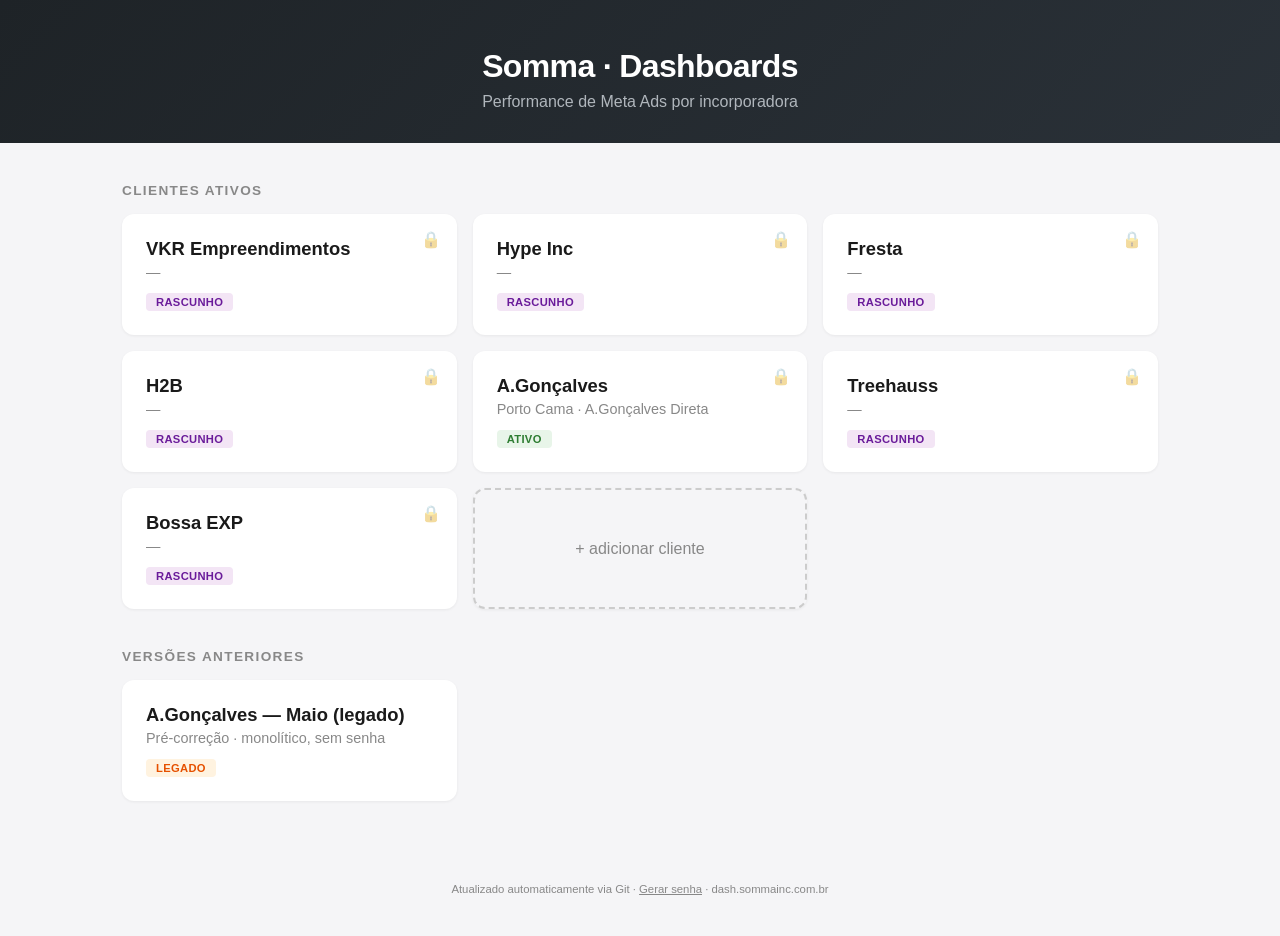
<file: index.html>
<!DOCTYPE html>
<html lang="pt-BR">
<head>
  <meta charset="UTF-8">
  <meta name="viewport" content="width=device-width, initial-scale=1.0">
  <title>Somma · Dashboards</title>
  <style>
    * { box-sizing: border-box; }
    body {
      font-family: -apple-system, BlinkMacSystemFont, "Segoe UI", Roboto, sans-serif;
      margin: 0;
      padding: 0;
      background: #f5f5f7;
      color: #1a1a1a;
    }
    header {
      padding: 3rem 2rem 2rem;
      text-align: center;
      background: linear-gradient(135deg, #1e2327 0%, #2a3138 100%);
      color: #fff;
    }
    header h1 {
      margin: 0 0 .5rem;
      font-size: 2rem;
      letter-spacing: -.02em;
      font-weight: 700;
    }
    header p { margin: 0; color: #b0b6bc; }

    main {
      max-width: 1100px;
      margin: 0 auto;
      padding: 2.5rem 2rem;
    }
    .section-title {
      font-size: .85rem;
      text-transform: uppercase;
      letter-spacing: .1em;
      color: #888;
      margin: 0 0 1rem;
      font-weight: 600;
    }
    .section-title:not(:first-of-type) { margin-top: 2.5rem; }

    .grid {
      display: grid;
      grid-template-columns: repeat(auto-fill, minmax(280px, 1fr));
      gap: 1rem;
    }
    .card {
      display: block;
      background: #fff;
      padding: 1.5rem;
      border-radius: 12px;
      box-shadow: 0 1px 3px rgba(0,0,0,0.06);
      text-decoration: none;
      color: inherit;
      transition: transform .15s, box-shadow .15s;
      position: relative;
    }
    .card:hover {
      transform: translateY(-2px);
      box-shadow: 0 8px 20px rgba(0,0,0,0.1);
    }
    .card .lock-badge {
      position: absolute;
      top: 1rem;
      right: 1rem;
      font-size: 1rem;
      opacity: .4;
    }
    .card .nome    { font-size: 1.15rem; font-weight: 600; margin-bottom: .25rem; }
    .card .periodo { color: #888; font-size: .9rem; margin-bottom: .75rem; }
    .card .tag {
      display: inline-block;
      padding: 3px 10px;
      border-radius: 4px;
      font-size: .7rem;
      font-weight: 600;
      letter-spacing: .03em;
      text-transform: uppercase;
    }
    .tag-ativo  { background: #e8f5e9; color: #2e7d32; }
    .tag-legado { background: #fff3e0; color: #e65100; }
    .tag-rascunho { background: #f3e5f5; color: #6a1b9a; }

    .card-add {
      display: flex;
      align-items: center;
      justify-content: center;
      border: 2px dashed #ccc;
      background: transparent;
      color: #888;
      min-height: 110px;
      font-weight: 500;
    }
    .card-add:hover { border-color: #1a1a1a; color: #1a1a1a; }

    footer {
      text-align: center;
      padding: 2.5rem 2rem;
      color: #888;
      font-size: .85rem;
    }
    footer a { color: #888; }
  </style>
</head>
<body>
  <header>
    <h1>Somma · Dashboards</h1>
    <p>Performance de Meta Ads por incorporadora</p>
  </header>

  <main>
    <h2 class="section-title">Clientes ativos</h2>
    <div class="grid">

      <a class="card" href="./vkr/">
        <span class="lock-badge" title="Protegido por senha">🔒</span>
        <div class="nome">VKR Empreendimentos</div>
        <div class="periodo">—</div>
        <span class="tag tag-rascunho">rascunho</span>
      </a>

      <a class="card" href="./hype/">
        <span class="lock-badge" title="Protegido por senha">🔒</span>
        <div class="nome">Hype Inc</div>
        <div class="periodo">—</div>
        <span class="tag tag-rascunho">rascunho</span>
      </a>

      <a class="card" href="./fresta/">
        <span class="lock-badge" title="Protegido por senha">🔒</span>
        <div class="nome">Fresta</div>
        <div class="periodo">—</div>
        <span class="tag tag-rascunho">rascunho</span>
      </a>

      <a class="card" href="./h2b/">
        <span class="lock-badge" title="Protegido por senha">🔒</span>
        <div class="nome">H2B</div>
        <div class="periodo">—</div>
        <span class="tag tag-rascunho">rascunho</span>
      </a>

      <a class="card" href="./agoncalves/">
        <span class="lock-badge" title="Protegido por senha">🔒</span>
        <div class="nome">A.Gonçalves</div>
        <div class="periodo">Porto Cama · A.Gonçalves Direta</div>
        <span class="tag tag-ativo">ativo</span>
      </a>

      <a class="card" href="./treehauss/">
        <span class="lock-badge" title="Protegido por senha">🔒</span>
        <div class="nome">Treehauss</div>
        <div class="periodo">—</div>
        <span class="tag tag-rascunho">rascunho</span>
      </a>

      <a class="card" href="./bossa/">
        <span class="lock-badge" title="Protegido por senha">🔒</span>
        <div class="nome">Bossa EXP</div>
        <div class="periodo">—</div>
        <span class="tag tag-rascunho">rascunho</span>
      </a>

      <div class="card card-add">+ adicionar cliente</div>

    </div>

    <h2 class="section-title">Versões anteriores</h2>
    <div class="grid">
      <a class="card" href="./dashboard_agoncalves_maio1.html">
        <div class="nome">A.Gonçalves — Maio (legado)</div>
        <div class="periodo">Pré-correção · monolítico, sem senha</div>
        <span class="tag tag-legado">legado</span>
      </a>
    </div>
  </main>

  <footer>
    <small>
      Atualizado automaticamente via Git ·
      <a href="./gerar-senha.html">Gerar senha</a> ·
      <span>dash.sommainc.com.br</span>
    </small>
  </footer>
</body>
</html>
</file>
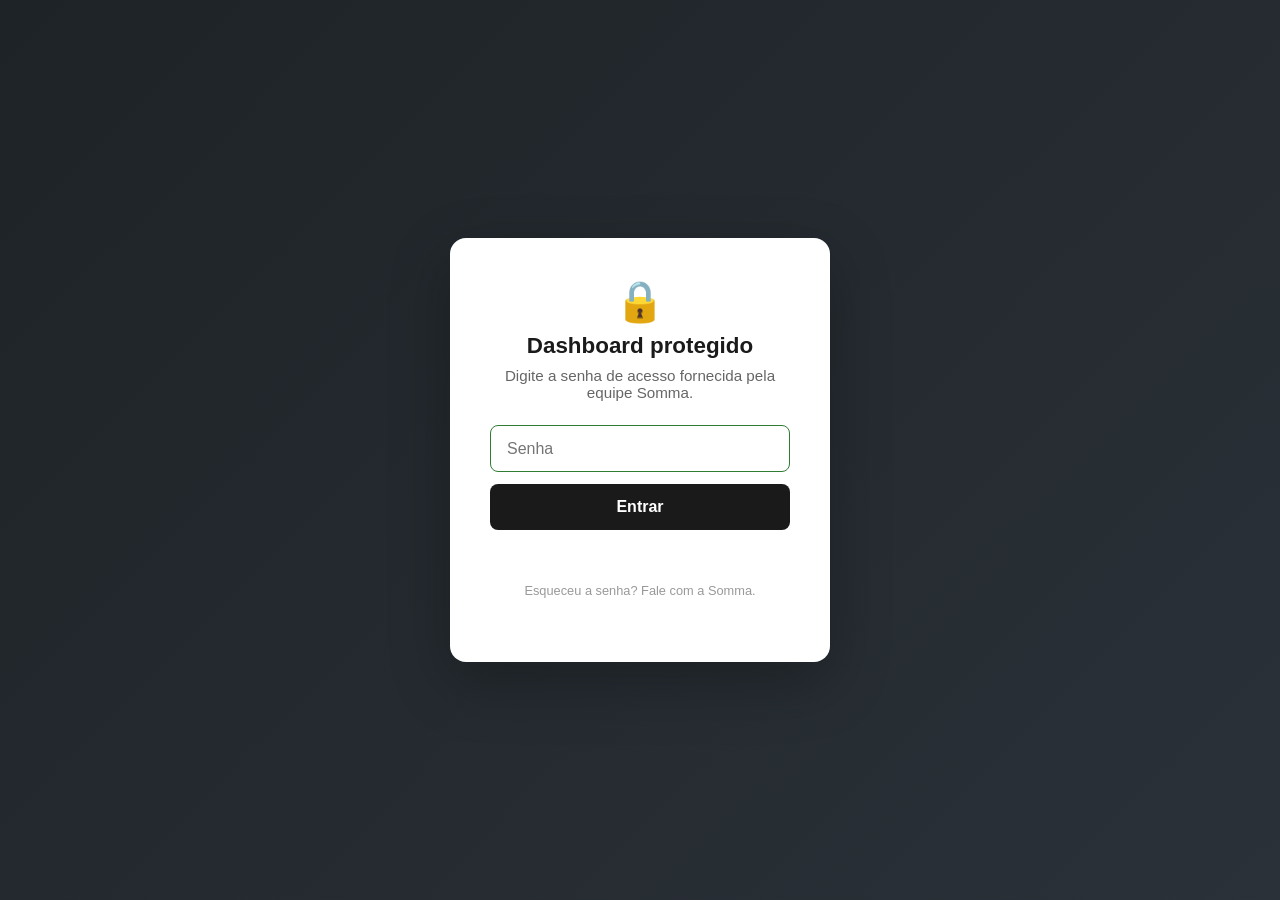
<file: agoncalves/index.html>
<!--
  Dashboard A.Gonçalves — pasta /agoncalves/
  Protegido por senha (hash SHA-256 abaixo).
  Para mudar a senha: abra /gerar-senha.html, gere o hash e substitua o valor abaixo.
-->
<!DOCTYPE html>
<html lang="pt-BR">
<head>
  <meta charset="UTF-8">
  <meta name="viewport" content="width=device-width, initial-scale=1.0">

  <!-- Identificação do cliente (usado pelo gate pra sessionStorage) -->
  <meta name="dashboard-client-id" content="agoncalves">

  <!-- SENHA do cliente. Hash SHA-256 da senha real.
       Substitua o valor abaixo pelo hash gerado em /gerar-senha.html.
       Hash placeholder — TROCAR antes de publicar. -->
  <meta name="dashboard-password-hash" content="SUBSTITUA-AQUI-PELO-HASH-GERADO-EM-GERAR-SENHA-HTML">

  <title>Dashboard — A.Gonçalves</title>

  <!-- Gate CSS carregado primeiro pra evitar flash de conteúdo -->
  <link rel="stylesheet" href="../template/gate.css">
  <link rel="stylesheet" href="../template/dashboard.css">
</head>
<body>
  <header class="dashboard-header">
    <h1 id="cliente-titulo">Dashboard de Meta Ads</h1>
    <div class="periodo" id="periodo-selector"></div>
  </header>

  <main>
    <section id="kpis-gerais" class="kpis-row"></section>

    <section id="painel-campanhas" class="painel">
      <h2>Campanhas</h2>
      <div class="campanhas-header">
        <span id="campanhas-ativas-badge"></span>
        <span id="campanhas-inativas-badge"></span>
      </div>
      <div id="campanhas-grid" class="produtos-grid"></div>
    </section>

    <section id="painel-leads" class="painel">
      <h2>Leads por produto</h2>
      <div id="leads-grid"></div>
    </section>

    <section id="painel-custo" class="painel">
      <h2>Custo por lead</h2>
      <div id="custo-grid"></div>
    </section>
  </main>

  <footer>
    <small>
      Template versão <span id="template-version"></span> ·
      Cliente: <span id="cliente-nome">A.Gonçalves</span> ·
      Atualizado em <span id="data-updated"></span>
    </small>
  </footer>

  <!-- Gate roda primeiro — esconde conteúdo até senha correta -->
  <script src="../template/gate.js"></script>

  <!-- Depois carrega configs e dashboard -->
  <script src="../template/config.default.js"></script>
  <script src="../template/dashboard.js"></script>
</body>
</html>
</file>
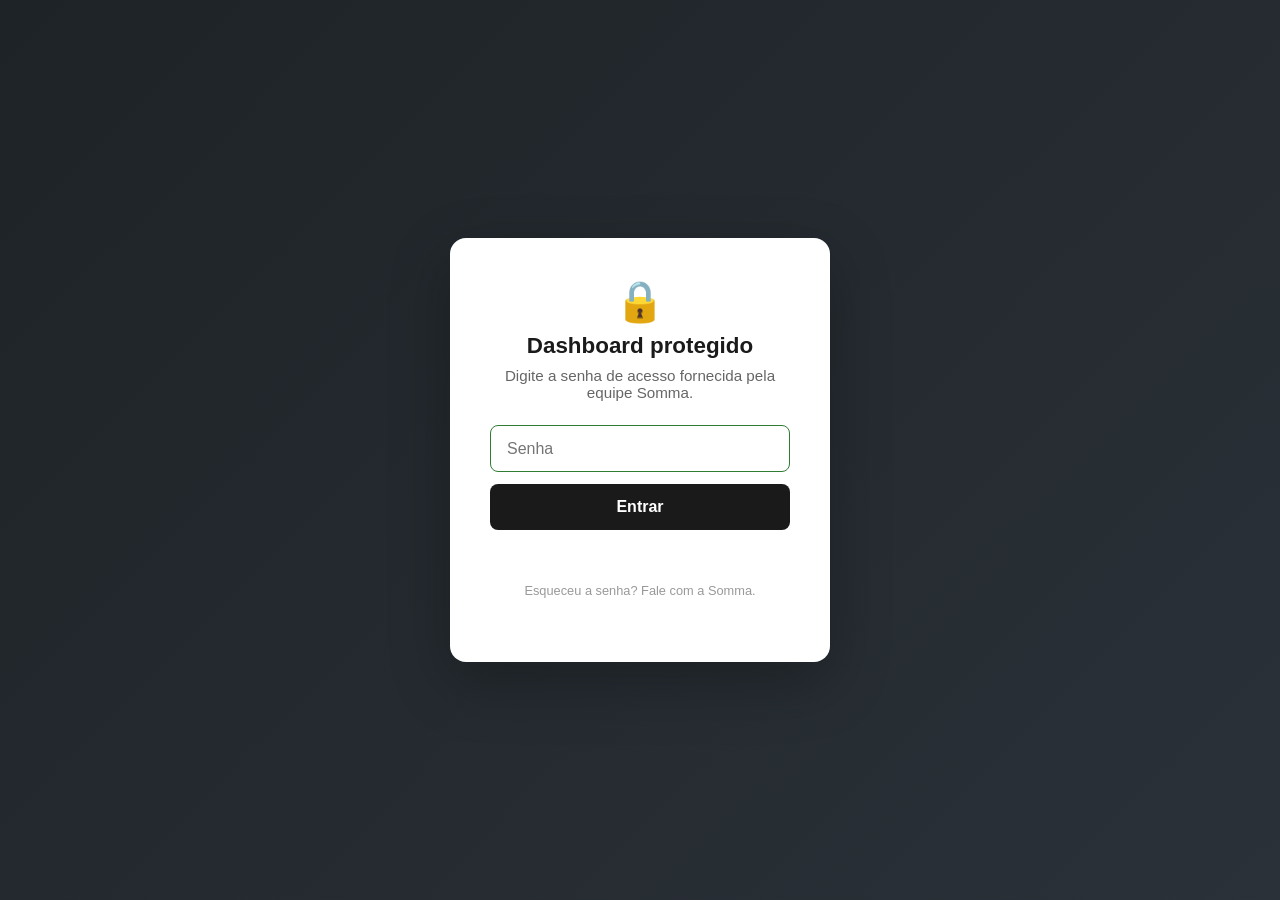
<file: bossa/index.html>
<!--
  Dashboard A.Gonçalves — pasta /agoncalves/
  Protegido por senha (hash SHA-256 abaixo).
  Para mudar a senha: abra /gerar-senha.html, gere o hash e substitua o valor abaixo.
-->
<!DOCTYPE html>
<html lang="pt-BR">
<head>
  <meta charset="UTF-8">
  <meta name="viewport" content="width=device-width, initial-scale=1.0">

  <!-- Identificação do cliente (usado pelo gate pra sessionStorage) -->
  <meta name="dashboard-client-id" content="bossa">

  <!-- SENHA do cliente. Hash SHA-256 da senha real.
       Substitua o valor abaixo pelo hash gerado em /gerar-senha.html.
       Hash placeholder — TROCAR antes de publicar. -->
  <meta name="dashboard-password-hash" content="8f83ed7f08ba5b43de821855ba479b0e55dcff030f8cc8d48acaa7a8485d4f06">

  <title>Dashboard — Bossa EXP</title>

  <!-- Gate CSS carregado primeiro pra evitar flash de conteúdo -->
  <link rel="stylesheet" href="../template/gate.css">
  <link rel="stylesheet" href="../template/dashboard.css">
</head>
<body>
  <header class="dashboard-header">
    <h1 id="cliente-titulo">Dashboard de Meta Ads</h1>
    <div class="periodo" id="periodo-selector"></div>
  </header>

  <main>
    <section id="kpis-gerais" class="kpis-row"></section>

    <section id="painel-campanhas" class="painel">
      <h2>Campanhas</h2>
      <div class="campanhas-header">
        <span id="campanhas-ativas-badge"></span>
        <span id="campanhas-inativas-badge"></span>
      </div>
      <div id="campanhas-grid" class="produtos-grid"></div>
    </section>

    <section id="painel-leads" class="painel">
      <h2>Leads por produto</h2>
      <div id="leads-grid"></div>
    </section>

    <section id="painel-custo" class="painel">
      <h2>Custo por lead</h2>
      <div id="custo-grid"></div>
    </section>
  </main>

  <footer>
    <small>
      Template versão <span id="template-version"></span> ·
      Cliente: <span id="cliente-nome">Bossa EXP</span> ·
      Atualizado em <span id="data-updated"></span>
    </small>
  </footer>

  <!-- Gate roda primeiro — esconde conteúdo até senha correta -->
  <script src="../template/gate.js"></script>

  <!-- Depois carrega configs e dashboard -->
  <script src="../template/config.default.js"></script>
  <script src="../template/dashboard.js"></script>
</body>
</html>
</file>
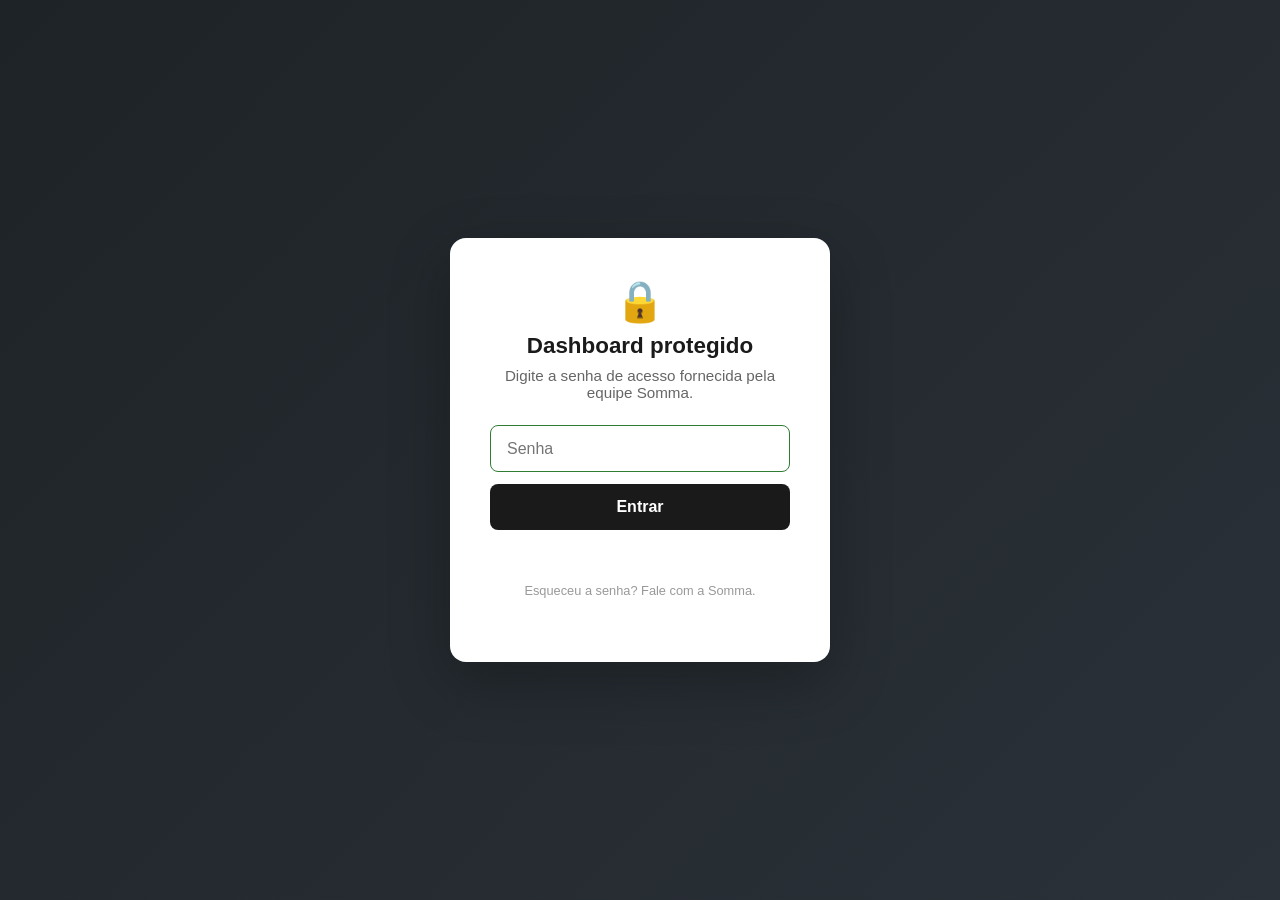
<file: fresta/index.html>
<!--
  Dashboard A.Gonçalves — pasta /agoncalves/
  Protegido por senha (hash SHA-256 abaixo).
  Para mudar a senha: abra /gerar-senha.html, gere o hash e substitua o valor abaixo.
-->
<!DOCTYPE html>
<html lang="pt-BR">
<head>
  <meta charset="UTF-8">
  <meta name="viewport" content="width=device-width, initial-scale=1.0">

  <!-- Identificação do cliente (usado pelo gate pra sessionStorage) -->
  <meta name="dashboard-client-id" content="fresta">

  <!-- SENHA do cliente. Hash SHA-256 da senha real.
       Substitua o valor abaixo pelo hash gerado em /gerar-senha.html.
       Hash placeholder — TROCAR antes de publicar. -->
  <meta name="dashboard-password-hash" content="8f83ed7f08ba5b43de821855ba479b0e55dcff030f8cc8d48acaa7a8485d4f06">

  <title>Dashboard — Fresta</title>

  <!-- Gate CSS carregado primeiro pra evitar flash de conteúdo -->
  <link rel="stylesheet" href="../template/gate.css">
  <link rel="stylesheet" href="../template/dashboard.css">
</head>
<body>
  <header class="dashboard-header">
    <h1 id="cliente-titulo">Dashboard de Meta Ads</h1>
    <div class="periodo" id="periodo-selector"></div>
  </header>

  <main>
    <section id="kpis-gerais" class="kpis-row"></section>

    <section id="painel-campanhas" class="painel">
      <h2>Campanhas</h2>
      <div class="campanhas-header">
        <span id="campanhas-ativas-badge"></span>
        <span id="campanhas-inativas-badge"></span>
      </div>
      <div id="campanhas-grid" class="produtos-grid"></div>
    </section>

    <section id="painel-leads" class="painel">
      <h2>Leads por produto</h2>
      <div id="leads-grid"></div>
    </section>

    <section id="painel-custo" class="painel">
      <h2>Custo por lead</h2>
      <div id="custo-grid"></div>
    </section>
  </main>

  <footer>
    <small>
      Template versão <span id="template-version"></span> ·
      Cliente: <span id="cliente-nome">Fresta</span> ·
      Atualizado em <span id="data-updated"></span>
    </small>
  </footer>

  <!-- Gate roda primeiro — esconde conteúdo até senha correta -->
  <script src="../template/gate.js"></script>

  <!-- Depois carrega configs e dashboard -->
  <script src="../template/config.default.js"></script>
  <script src="../template/dashboard.js"></script>
</body>
</html>
</file>
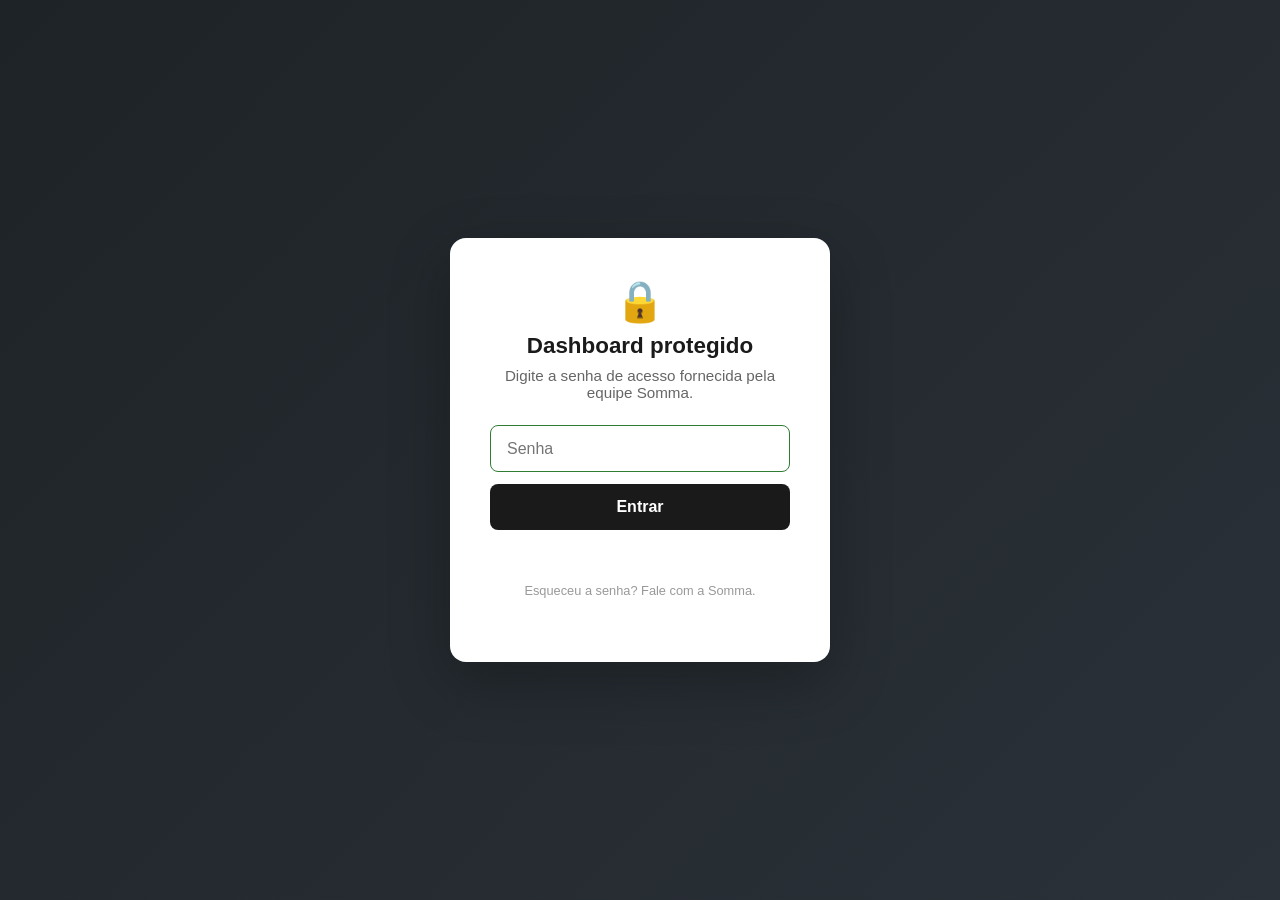
<file: h2b/index.html>
<!--
  Dashboard A.Gonçalves — pasta /agoncalves/
  Protegido por senha (hash SHA-256 abaixo).
  Para mudar a senha: abra /gerar-senha.html, gere o hash e substitua o valor abaixo.
-->
<!DOCTYPE html>
<html lang="pt-BR">
<head>
  <meta charset="UTF-8">
  <meta name="viewport" content="width=device-width, initial-scale=1.0">

  <!-- Identificação do cliente (usado pelo gate pra sessionStorage) -->
  <meta name="dashboard-client-id" content="h2b">

  <!-- SENHA do cliente. Hash SHA-256 da senha real.
       Substitua o valor abaixo pelo hash gerado em /gerar-senha.html.
       Hash placeholder — TROCAR antes de publicar. -->
  <meta name="dashboard-password-hash" content="8f83ed7f08ba5b43de821855ba479b0e55dcff030f8cc8d48acaa7a8485d4f06">

  <title>Dashboard — H2B</title>

  <!-- Gate CSS carregado primeiro pra evitar flash de conteúdo -->
  <link rel="stylesheet" href="../template/gate.css">
  <link rel="stylesheet" href="../template/dashboard.css">
</head>
<body>
  <header class="dashboard-header">
    <h1 id="cliente-titulo">Dashboard de Meta Ads</h1>
    <div class="periodo" id="periodo-selector"></div>
  </header>

  <main>
    <section id="kpis-gerais" class="kpis-row"></section>

    <section id="painel-campanhas" class="painel">
      <h2>Campanhas</h2>
      <div class="campanhas-header">
        <span id="campanhas-ativas-badge"></span>
        <span id="campanhas-inativas-badge"></span>
      </div>
      <div id="campanhas-grid" class="produtos-grid"></div>
    </section>

    <section id="painel-leads" class="painel">
      <h2>Leads por produto</h2>
      <div id="leads-grid"></div>
    </section>

    <section id="painel-custo" class="painel">
      <h2>Custo por lead</h2>
      <div id="custo-grid"></div>
    </section>
  </main>

  <footer>
    <small>
      Template versão <span id="template-version"></span> ·
      Cliente: <span id="cliente-nome">H2B</span> ·
      Atualizado em <span id="data-updated"></span>
    </small>
  </footer>

  <!-- Gate roda primeiro — esconde conteúdo até senha correta -->
  <script src="../template/gate.js"></script>

  <!-- Depois carrega configs e dashboard -->
  <script src="../template/config.default.js"></script>
  <script src="../template/dashboard.js"></script>
</body>
</html>
</file>
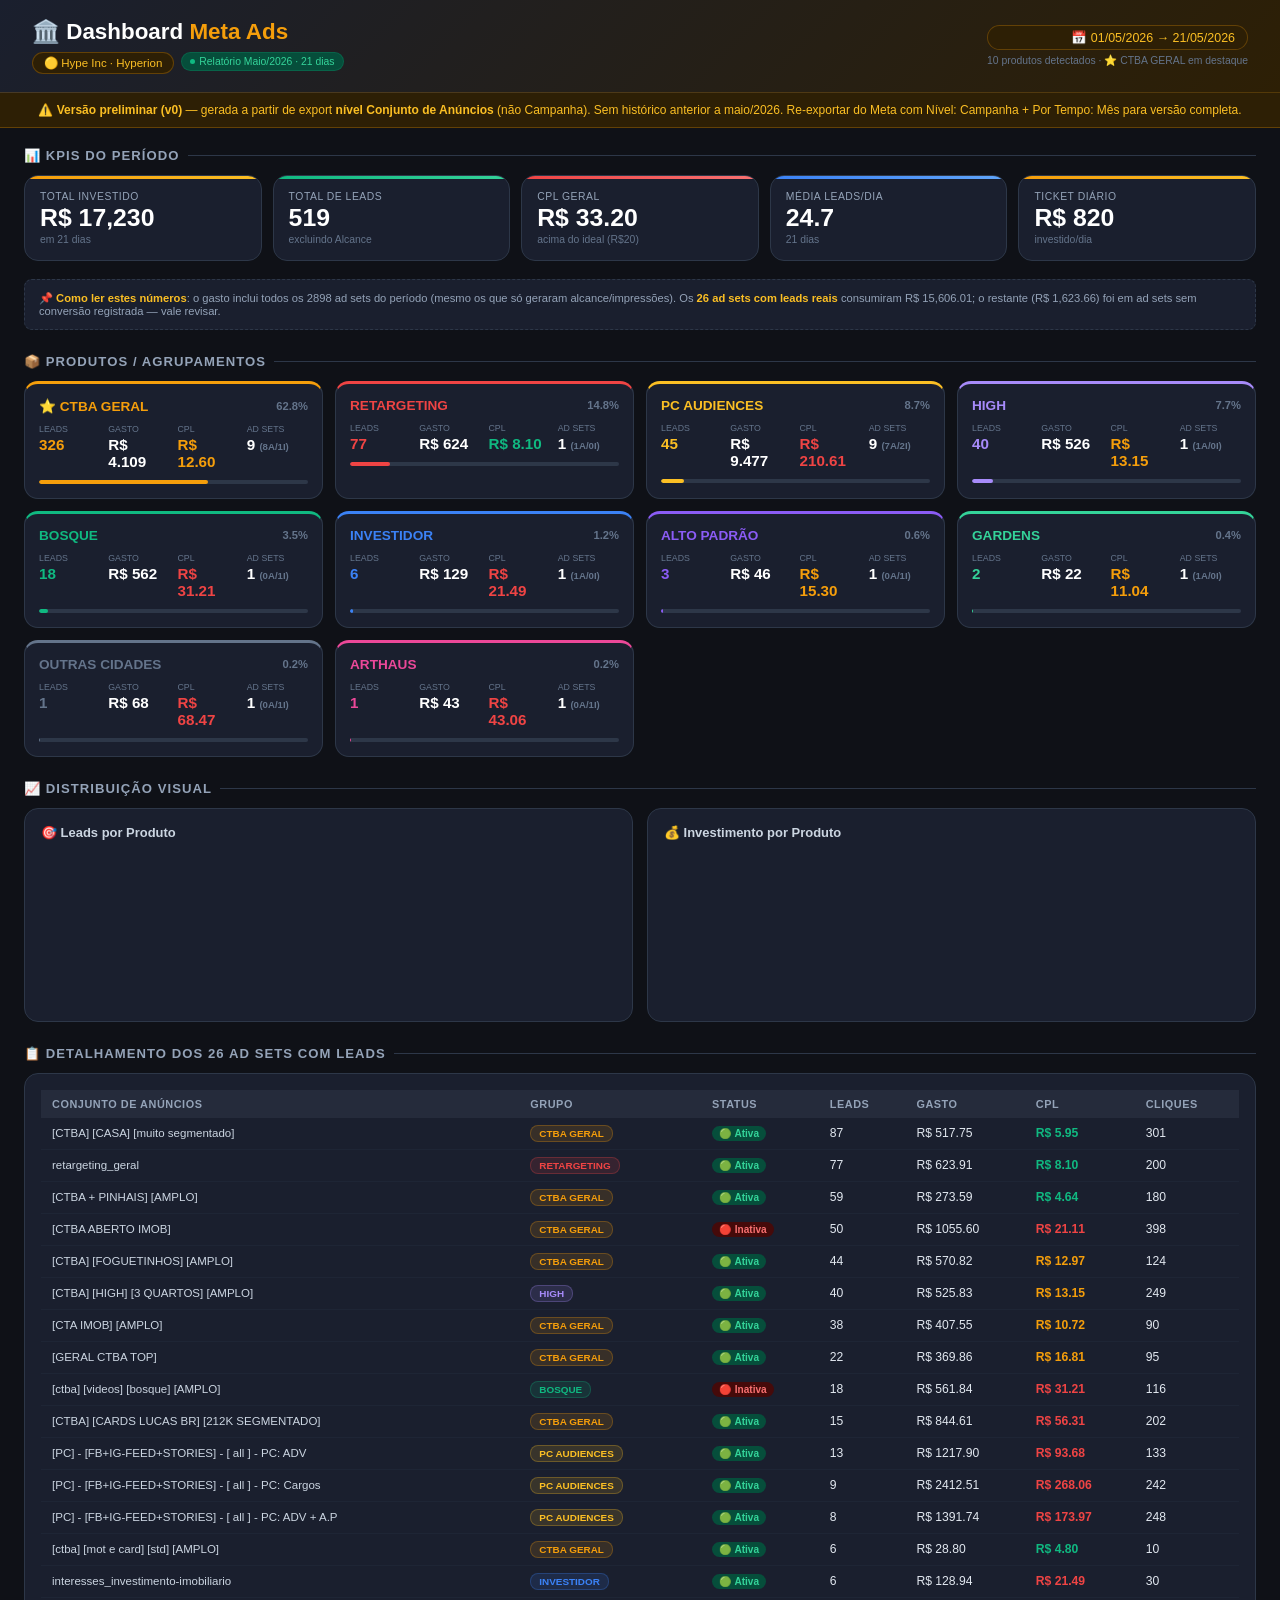
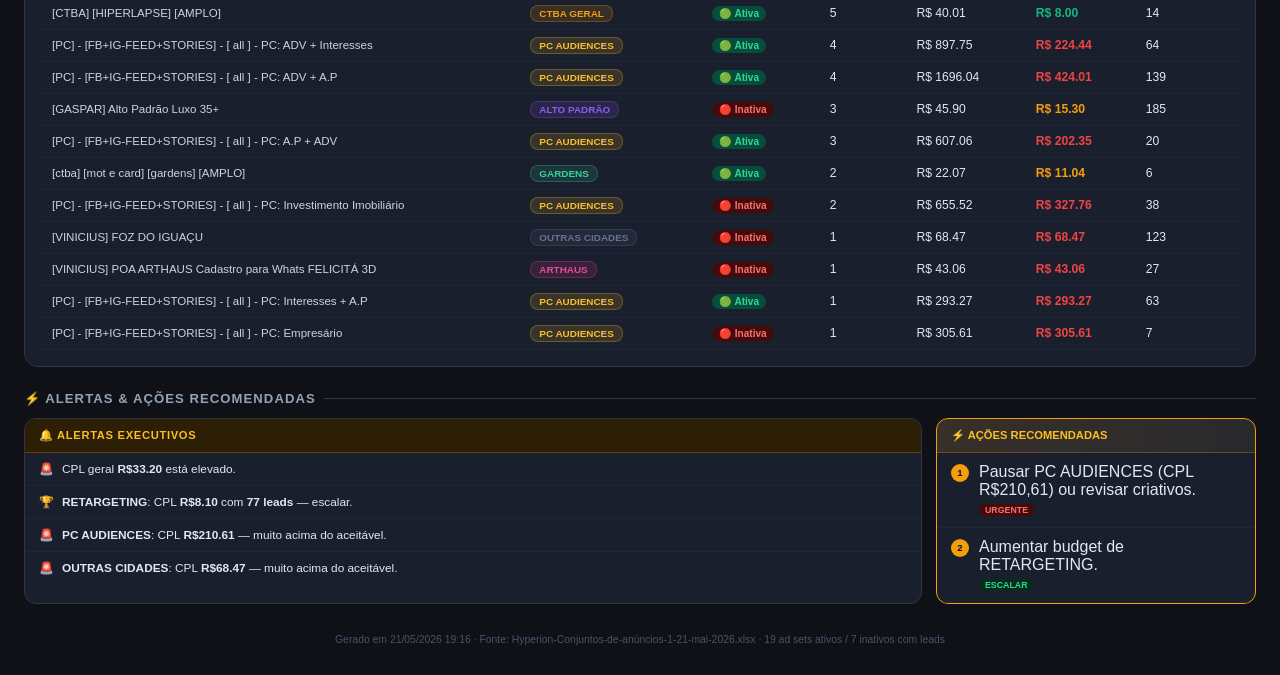
<file: hype/index.html>
<!DOCTYPE html>
<html lang="pt-BR">
<head>
<meta charset="UTF-8">
<meta name="viewport" content="width=device-width, initial-scale=1.0">
<title>Dashboard Meta Ads — Hype / Hyperion</title>
<script>
(function(){var srcs=['https://cdn.jsdelivr.net/npm/chart.js@4.4.0/dist/chart.umd.min.js','https://unpkg.com/chart.js@4.4.0/dist/chart.umd.min.js','https://cdnjs.cloudflare.com/ajax/libs/Chart.js/4.4.0/chart.umd.min.js'];var i=0;function load(){if(i>=srcs.length)return;var s=document.createElement('script');s.src=srcs[i++];s.onerror=load;s.onload=initCharts;document.head.appendChild(s);}load();})();
</script>
<style>
*{margin:0;padding:0;box-sizing:border-box}
body{font-family:'Segoe UI',sans-serif;background:#0f1117;color:#e2e8f0;min-height:100vh}
.header{background:linear-gradient(135deg,#1a1f2e,#2d1f05);padding:18px 32px;border-bottom:1px solid #f59e0b33;display:flex;align-items:center;justify-content:space-between;flex-wrap:wrap;gap:10px}
.header h1{font-size:1.4rem;font-weight:700;color:#fff}
.header h1 span{color:#f59e0b}
.client-badge{font-size:.72rem;color:#fbbf24;background:#2d1f05;padding:3px 11px;border-radius:20px;border:1px solid #f59e0b44;margin-top:3px;display:inline-block}
.live-badge{font-size:.65rem;color:#34d399;background:#064e3b;padding:3px 8px;border-radius:20px;border:1px solid #10b98133;display:inline-flex;align-items:center;gap:4px}
.warn-bar{background:#2d1f05;color:#fbbf24;padding:10px 32px;border-bottom:1px solid #f59e0b44;font-size:.75rem;text-align:center}
.container{max-width:1400px;margin:0 auto;padding:20px 24px}
.section-title{font-size:.82rem;font-weight:700;color:#94a3b8;text-transform:uppercase;letter-spacing:.08em;margin:24px 0 12px;display:flex;align-items:center;gap:8px}
.section-title::after{content:'';flex:1;height:1px;background:#2d3748}
.section-title:first-child{margin-top:0}
.kpis{display:grid;grid-template-columns:repeat(5,1fr);gap:11px;margin-bottom:18px}
.kpi{background:#1a1f2e;border:1px solid #2d3748;border-radius:14px;padding:15px;position:relative;overflow:hidden}
.kpi::before{content:'';position:absolute;top:0;left:0;right:0;height:3px;background:linear-gradient(90deg,#f59e0b,#fbbf24)}
.kpi.green::before{background:linear-gradient(90deg,#10b981,#34d399)}
.kpi.blue::before{background:linear-gradient(90deg,#3b82f6,#60a5fa)}
.kpi.red::before{background:linear-gradient(90deg,#ef4444,#f87171)}
.kpi .label{font-size:.65rem;color:#94a3b8;text-transform:uppercase;letter-spacing:.05em;margin-bottom:4px}
.kpi .value{font-size:1.55rem;font-weight:700;color:#fff;line-height:1}
.kpi .sub{font-size:.65rem;color:#64748b;margin-top:3px}
.grid-2{display:grid;grid-template-columns:1fr 1fr;gap:14px;margin-bottom:14px}
.card{background:#1a1f2e;border:1px solid #2d3748;border-radius:14px;padding:16px}
.card h3{font-size:.81rem;font-weight:600;color:#cbd5e1;margin-bottom:11px}
.prod-grid{display:grid;grid-template-columns:repeat(auto-fill,minmax(280px,1fr));gap:12px;margin-bottom:18px}
.prod-card{background:#1a1f2e;border:1px solid #2d3748;border-radius:14px;padding:14px}
.prod-header{display:flex;justify-content:space-between;align-items:center;margin-bottom:10px}
.prod-name{font-size:.85rem;font-weight:700}
.prod-share{font-size:.7rem;color:#64748b;font-weight:600}
.prod-kpis{display:grid;grid-template-columns:repeat(4,1fr);gap:8px;margin-bottom:10px}
.kpi-l{font-size:.55rem;color:#64748b;text-transform:uppercase;margin-bottom:2px}
.kpi-v{font-size:.95rem;font-weight:700;color:#fff}
.prod-bar{height:4px;background:#2d3748;border-radius:2px;overflow:hidden}
.prod-bar-fill{height:100%;border-radius:2px}
table{width:100%;border-collapse:collapse;font-size:.76rem}
thead tr{background:#252b3b}
th{padding:8px 11px;text-align:left;color:#94a3b8;font-weight:600;font-size:.68rem;text-transform:uppercase;letter-spacing:.05em}
td{padding:7px 11px;border-bottom:1px solid #1e2535}
tr:hover td{background:#1e2535}
.badge{display:inline-block;padding:2px 7px;border-radius:9px;font-size:.63rem;font-weight:600}
.badge.ativa{background:#064e3b;color:#34d399}
.badge.inativa{background:#450a0a;color:#f87171}
.pill{display:inline-block;padding:2px 8px;border-radius:8px;font-size:.62rem;font-weight:600}
.alerts-layout{display:grid;grid-template-columns:1fr 320px;gap:14px}
.alert-list{background:#1a1f2e;border:1px solid #2d3748;border-radius:12px;overflow:hidden}
.alert-list-header{padding:10px 14px;background:#2d1f05;color:#fbbf24;font-size:.7rem;font-weight:700;text-transform:uppercase;letter-spacing:.06em;border-bottom:1px solid #f59e0b44}
.alert-item{padding:9px 14px;border-bottom:1px solid #1e2535;font-size:.74rem;display:flex;gap:8px;align-items:flex-start}
.alert-item:last-child{border-bottom:none}
.actions-panel{background:#1a1f2e;border:1px solid #f59e0b;border-radius:12px;overflow:hidden;align-self:start}
.actions-panel-header{padding:10px 14px;background:linear-gradient(90deg,#f59e0b22,#fbbf2411);color:#fbbf24;font-size:.7rem;font-weight:700;text-transform:uppercase;border-bottom:1px solid #f59e0b44}
.action-item{padding:10px 14px;border-bottom:1px solid #1e2535;display:flex;gap:10px;align-items:flex-start}
.action-num{background:#f59e0b;color:#0f1117;font-size:.6rem;font-weight:700;border-radius:50%;width:18px;height:18px;display:flex;align-items:center;justify-content:center;flex-shrink:0;margin-top:1px}
.action-tag{display:inline-block;padding:1px 6px;border-radius:5px;font-size:.55rem;font-weight:700;margin-top:3px}
.action-tag.urgente{background:#450a0a;color:#f87171}
.action-tag.escalar{background:#052d1a;color:#34d399}
.muted{padding:14px;color:#64748b;font-size:.75rem;text-align:center}
.note{font-size:.7rem;color:#94a3b8;background:#1a1f2e;border:1px dashed #2d3748;border-radius:8px;padding:12px 14px;margin-bottom:14px}
.note b{color:#fbbf24}
@media(max-width:1000px){.kpis{grid-template-columns:repeat(2,1fr)}.grid-2,.alerts-layout{grid-template-columns:1fr}}
@media(max-width:600px){.kpis{grid-template-columns:1fr}.prod-kpis{grid-template-columns:repeat(2,1fr)}}
</style>
</head>
<body>
<div class="header">
  <div>
    <h1>🏛️ Dashboard <span>Meta Ads</span></h1>
    <div style="display:flex;align-items:center;gap:7px;margin-top:4px;flex-wrap:wrap">
      <span class="client-badge">🟡 Hype Inc · Hyperion</span>
      <span class="live-badge"><span style="width:5px;height:5px;border-radius:50%;background:#10b981;display:inline-block"></span>Relatório Maio/2026 · 21 dias</span>
    </div>
  </div>
  <div style="text-align:right">
    <div style="font-size:.78rem;color:#fbbf24;background:#2d1f05;padding:4px 12px;border-radius:20px;border:1px solid #f59e0b44">📅 01/05/2026 → 21/05/2026</div>
    <div style="font-size:.65rem;color:#64748b;margin-top:4px">10 produtos detectados · ⭐ CTBA GERAL em destaque</div>
  </div>
</div>

<div class="warn-bar">⚠️ <b>Versão preliminar (v0)</b> — gerada a partir de export <b>nível Conjunto de Anúncios</b> (não Campanha). Sem histórico anterior a maio/2026. Re-exportar do Meta com Nível: Campanha + Por Tempo: Mês para versão completa.</div>

<div class="container">

  <div class="section-title">📊 KPIs do período</div>
  <div class="kpis">
    <div class="kpi"><div class="label">Total Investido</div><div class="value">R$ 17,230</div><div class="sub">em 21 dias</div></div>
    <div class="kpi green"><div class="label">Total de Leads</div><div class="value">519</div><div class="sub">excluindo Alcance</div></div>
    <div class="kpi red"><div class="label">CPL Geral</div><div class="value">R$ 33.20</div><div class="sub">acima do ideal (R$20)</div></div>
    <div class="kpi blue"><div class="label">Média Leads/Dia</div><div class="value">24.7</div><div class="sub">21 dias</div></div>
    <div class="kpi"><div class="label">Ticket Diário</div><div class="value">R$ 820</div><div class="sub">investido/dia</div></div>
  </div>

  <div class="note">
    📌 <b>Como ler estes números</b>: o gasto inclui todos os 2898 ad sets do período (mesmo os que só geraram alcance/impressões). 
    Os <b>26 ad sets com leads reais</b> consumiram R$ 15,606.01; o restante (R$ 1,623.66) foi em ad sets sem conversão registrada — vale revisar.
  </div>

  <div class="section-title">📦 Produtos / Agrupamentos</div>
  <div class="prod-grid">
      <div class="prod-card" style="border-top:3px solid #f59e0b">
        <div class="prod-header">
          <span class="prod-name" style="color:#f59e0b">⭐ CTBA GERAL</span>
          <span class="prod-share">62.8%</span>
        </div>
        <div class="prod-kpis">
          <div><div class="kpi-l">Leads</div><div class="kpi-v" style="color:#f59e0b">326</div></div>
          <div><div class="kpi-l">Gasto</div><div class="kpi-v">R$ 4.109</div></div>
          <div><div class="kpi-l">CPL</div><div class="kpi-v" style="color:#f59e0b">R$ 12.60</div></div>
          <div><div class="kpi-l">Ad sets</div><div class="kpi-v">9 <span style="color:#64748b;font-size:.6rem">(8A/1I)</span></div></div>
        </div>
        <div class="prod-bar"><div class="prod-bar-fill" style="width:62.813102119460495%;background:#f59e0b"></div></div>
      </div>
      <div class="prod-card" style="border-top:3px solid #ef4444">
        <div class="prod-header">
          <span class="prod-name" style="color:#ef4444">RETARGETING</span>
          <span class="prod-share">14.8%</span>
        </div>
        <div class="prod-kpis">
          <div><div class="kpi-l">Leads</div><div class="kpi-v" style="color:#ef4444">77</div></div>
          <div><div class="kpi-l">Gasto</div><div class="kpi-v">R$ 624</div></div>
          <div><div class="kpi-l">CPL</div><div class="kpi-v" style="color:#10b981">R$ 8.10</div></div>
          <div><div class="kpi-l">Ad sets</div><div class="kpi-v">1 <span style="color:#64748b;font-size:.6rem">(1A/0I)</span></div></div>
        </div>
        <div class="prod-bar"><div class="prod-bar-fill" style="width:14.836223506743737%;background:#ef4444"></div></div>
      </div>
      <div class="prod-card" style="border-top:3px solid #fbbf24">
        <div class="prod-header">
          <span class="prod-name" style="color:#fbbf24">PC AUDIENCES</span>
          <span class="prod-share">8.7%</span>
        </div>
        <div class="prod-kpis">
          <div><div class="kpi-l">Leads</div><div class="kpi-v" style="color:#fbbf24">45</div></div>
          <div><div class="kpi-l">Gasto</div><div class="kpi-v">R$ 9.477</div></div>
          <div><div class="kpi-l">CPL</div><div class="kpi-v" style="color:#ef4444">R$ 210.61</div></div>
          <div><div class="kpi-l">Ad sets</div><div class="kpi-v">9 <span style="color:#64748b;font-size:.6rem">(7A/2I)</span></div></div>
        </div>
        <div class="prod-bar"><div class="prod-bar-fill" style="width:8.670520231213873%;background:#fbbf24"></div></div>
      </div>
      <div class="prod-card" style="border-top:3px solid #a78bfa">
        <div class="prod-header">
          <span class="prod-name" style="color:#a78bfa">HIGH</span>
          <span class="prod-share">7.7%</span>
        </div>
        <div class="prod-kpis">
          <div><div class="kpi-l">Leads</div><div class="kpi-v" style="color:#a78bfa">40</div></div>
          <div><div class="kpi-l">Gasto</div><div class="kpi-v">R$ 526</div></div>
          <div><div class="kpi-l">CPL</div><div class="kpi-v" style="color:#f59e0b">R$ 13.15</div></div>
          <div><div class="kpi-l">Ad sets</div><div class="kpi-v">1 <span style="color:#64748b;font-size:.6rem">(1A/0I)</span></div></div>
        </div>
        <div class="prod-bar"><div class="prod-bar-fill" style="width:7.7071290944123305%;background:#a78bfa"></div></div>
      </div>
      <div class="prod-card" style="border-top:3px solid #10b981">
        <div class="prod-header">
          <span class="prod-name" style="color:#10b981">BOSQUE</span>
          <span class="prod-share">3.5%</span>
        </div>
        <div class="prod-kpis">
          <div><div class="kpi-l">Leads</div><div class="kpi-v" style="color:#10b981">18</div></div>
          <div><div class="kpi-l">Gasto</div><div class="kpi-v">R$ 562</div></div>
          <div><div class="kpi-l">CPL</div><div class="kpi-v" style="color:#ef4444">R$ 31.21</div></div>
          <div><div class="kpi-l">Ad sets</div><div class="kpi-v">1 <span style="color:#64748b;font-size:.6rem">(0A/1I)</span></div></div>
        </div>
        <div class="prod-bar"><div class="prod-bar-fill" style="width:3.4682080924855487%;background:#10b981"></div></div>
      </div>
      <div class="prod-card" style="border-top:3px solid #3b82f6">
        <div class="prod-header">
          <span class="prod-name" style="color:#3b82f6">INVESTIDOR</span>
          <span class="prod-share">1.2%</span>
        </div>
        <div class="prod-kpis">
          <div><div class="kpi-l">Leads</div><div class="kpi-v" style="color:#3b82f6">6</div></div>
          <div><div class="kpi-l">Gasto</div><div class="kpi-v">R$ 129</div></div>
          <div><div class="kpi-l">CPL</div><div class="kpi-v" style="color:#ef4444">R$ 21.49</div></div>
          <div><div class="kpi-l">Ad sets</div><div class="kpi-v">1 <span style="color:#64748b;font-size:.6rem">(1A/0I)</span></div></div>
        </div>
        <div class="prod-bar"><div class="prod-bar-fill" style="width:1.1560693641618496%;background:#3b82f6"></div></div>
      </div>
      <div class="prod-card" style="border-top:3px solid #8b5cf6">
        <div class="prod-header">
          <span class="prod-name" style="color:#8b5cf6">ALTO PADRÃO</span>
          <span class="prod-share">0.6%</span>
        </div>
        <div class="prod-kpis">
          <div><div class="kpi-l">Leads</div><div class="kpi-v" style="color:#8b5cf6">3</div></div>
          <div><div class="kpi-l">Gasto</div><div class="kpi-v">R$ 46</div></div>
          <div><div class="kpi-l">CPL</div><div class="kpi-v" style="color:#f59e0b">R$ 15.30</div></div>
          <div><div class="kpi-l">Ad sets</div><div class="kpi-v">1 <span style="color:#64748b;font-size:.6rem">(0A/1I)</span></div></div>
        </div>
        <div class="prod-bar"><div class="prod-bar-fill" style="width:0.5780346820809248%;background:#8b5cf6"></div></div>
      </div>
      <div class="prod-card" style="border-top:3px solid #34d399">
        <div class="prod-header">
          <span class="prod-name" style="color:#34d399">GARDENS</span>
          <span class="prod-share">0.4%</span>
        </div>
        <div class="prod-kpis">
          <div><div class="kpi-l">Leads</div><div class="kpi-v" style="color:#34d399">2</div></div>
          <div><div class="kpi-l">Gasto</div><div class="kpi-v">R$ 22</div></div>
          <div><div class="kpi-l">CPL</div><div class="kpi-v" style="color:#f59e0b">R$ 11.04</div></div>
          <div><div class="kpi-l">Ad sets</div><div class="kpi-v">1 <span style="color:#64748b;font-size:.6rem">(1A/0I)</span></div></div>
        </div>
        <div class="prod-bar"><div class="prod-bar-fill" style="width:0.3853564547206166%;background:#34d399"></div></div>
      </div>
      <div class="prod-card" style="border-top:3px solid #64748b">
        <div class="prod-header">
          <span class="prod-name" style="color:#64748b">OUTRAS CIDADES</span>
          <span class="prod-share">0.2%</span>
        </div>
        <div class="prod-kpis">
          <div><div class="kpi-l">Leads</div><div class="kpi-v" style="color:#64748b">1</div></div>
          <div><div class="kpi-l">Gasto</div><div class="kpi-v">R$ 68</div></div>
          <div><div class="kpi-l">CPL</div><div class="kpi-v" style="color:#ef4444">R$ 68.47</div></div>
          <div><div class="kpi-l">Ad sets</div><div class="kpi-v">1 <span style="color:#64748b;font-size:.6rem">(0A/1I)</span></div></div>
        </div>
        <div class="prod-bar"><div class="prod-bar-fill" style="width:0.1926782273603083%;background:#64748b"></div></div>
      </div>
      <div class="prod-card" style="border-top:3px solid #ec4899">
        <div class="prod-header">
          <span class="prod-name" style="color:#ec4899">ARTHAUS</span>
          <span class="prod-share">0.2%</span>
        </div>
        <div class="prod-kpis">
          <div><div class="kpi-l">Leads</div><div class="kpi-v" style="color:#ec4899">1</div></div>
          <div><div class="kpi-l">Gasto</div><div class="kpi-v">R$ 43</div></div>
          <div><div class="kpi-l">CPL</div><div class="kpi-v" style="color:#ef4444">R$ 43.06</div></div>
          <div><div class="kpi-l">Ad sets</div><div class="kpi-v">1 <span style="color:#64748b;font-size:.6rem">(0A/1I)</span></div></div>
        </div>
        <div class="prod-bar"><div class="prod-bar-fill" style="width:0.1926782273603083%;background:#ec4899"></div></div>
      </div>
  </div>

  <div class="section-title">📈 Distribuição visual</div>
  <div class="grid-2">
    <div class="card"><h3>🎯 Leads por Produto</h3><canvas id="cLeads" style="max-height:260px"></canvas></div>
    <div class="card"><h3>💰 Investimento por Produto</h3><canvas id="cSpend" style="max-height:260px"></canvas></div>
  </div>

  <div class="section-title">📋 Detalhamento dos 26 Ad Sets com leads</div>
  <div class="card" style="margin-bottom:18px">
    <div style="overflow-x:auto">
      <table>
        <thead><tr>
          <th>Conjunto de Anúncios</th><th>Grupo</th><th>Status</th><th>Leads</th><th>Gasto</th><th>CPL</th><th>Cliques</th>
        </tr></thead>
        <tbody>
      <tr>
        <td style="max-width:340px;color:#cbd5e1;font-size:.72rem">[CTBA] [CASA] [muito segmentado]</td>
        <td><span class="pill" style="background:#f59e0b22;color:#f59e0b;border:1px solid #f59e0b44">CTBA GERAL</span></td>
        <td><span class="badge ativa">🟢 Ativa</span></td>
        <td>87</td>
        <td>R$ 517.75</td>
        <td style="color:#10b981;font-weight:600">R$ 5.95</td>
        <td>301</td>
      </tr>
      <tr>
        <td style="max-width:340px;color:#cbd5e1;font-size:.72rem">retargeting_geral</td>
        <td><span class="pill" style="background:#ef444422;color:#ef4444;border:1px solid #ef444444">RETARGETING</span></td>
        <td><span class="badge ativa">🟢 Ativa</span></td>
        <td>77</td>
        <td>R$ 623.91</td>
        <td style="color:#10b981;font-weight:600">R$ 8.10</td>
        <td>200</td>
      </tr>
      <tr>
        <td style="max-width:340px;color:#cbd5e1;font-size:.72rem">[CTBA + PINHAIS] [AMPLO]</td>
        <td><span class="pill" style="background:#f59e0b22;color:#f59e0b;border:1px solid #f59e0b44">CTBA GERAL</span></td>
        <td><span class="badge ativa">🟢 Ativa</span></td>
        <td>59</td>
        <td>R$ 273.59</td>
        <td style="color:#10b981;font-weight:600">R$ 4.64</td>
        <td>180</td>
      </tr>
      <tr>
        <td style="max-width:340px;color:#cbd5e1;font-size:.72rem">[CTBA ABERTO IMOB]</td>
        <td><span class="pill" style="background:#f59e0b22;color:#f59e0b;border:1px solid #f59e0b44">CTBA GERAL</span></td>
        <td><span class="badge inativa">🔴 Inativa</span></td>
        <td>50</td>
        <td>R$ 1055.60</td>
        <td style="color:#ef4444;font-weight:600">R$ 21.11</td>
        <td>398</td>
      </tr>
      <tr>
        <td style="max-width:340px;color:#cbd5e1;font-size:.72rem">[CTBA] [FOGUETINHOS] [AMPLO]</td>
        <td><span class="pill" style="background:#f59e0b22;color:#f59e0b;border:1px solid #f59e0b44">CTBA GERAL</span></td>
        <td><span class="badge ativa">🟢 Ativa</span></td>
        <td>44</td>
        <td>R$ 570.82</td>
        <td style="color:#f59e0b;font-weight:600">R$ 12.97</td>
        <td>124</td>
      </tr>
      <tr>
        <td style="max-width:340px;color:#cbd5e1;font-size:.72rem">[CTBA] [HIGH] [3 QUARTOS] [AMPLO]</td>
        <td><span class="pill" style="background:#a78bfa22;color:#a78bfa;border:1px solid #a78bfa44">HIGH</span></td>
        <td><span class="badge ativa">🟢 Ativa</span></td>
        <td>40</td>
        <td>R$ 525.83</td>
        <td style="color:#f59e0b;font-weight:600">R$ 13.15</td>
        <td>249</td>
      </tr>
      <tr>
        <td style="max-width:340px;color:#cbd5e1;font-size:.72rem">[CTA IMOB] [AMPLO]</td>
        <td><span class="pill" style="background:#f59e0b22;color:#f59e0b;border:1px solid #f59e0b44">CTBA GERAL</span></td>
        <td><span class="badge ativa">🟢 Ativa</span></td>
        <td>38</td>
        <td>R$ 407.55</td>
        <td style="color:#f59e0b;font-weight:600">R$ 10.72</td>
        <td>90</td>
      </tr>
      <tr>
        <td style="max-width:340px;color:#cbd5e1;font-size:.72rem">[GERAL CTBA TOP]</td>
        <td><span class="pill" style="background:#f59e0b22;color:#f59e0b;border:1px solid #f59e0b44">CTBA GERAL</span></td>
        <td><span class="badge ativa">🟢 Ativa</span></td>
        <td>22</td>
        <td>R$ 369.86</td>
        <td style="color:#f59e0b;font-weight:600">R$ 16.81</td>
        <td>95</td>
      </tr>
      <tr>
        <td style="max-width:340px;color:#cbd5e1;font-size:.72rem">[ctba] [videos] [bosque] [AMPLO]</td>
        <td><span class="pill" style="background:#10b98122;color:#10b981;border:1px solid #10b98144">BOSQUE</span></td>
        <td><span class="badge inativa">🔴 Inativa</span></td>
        <td>18</td>
        <td>R$ 561.84</td>
        <td style="color:#ef4444;font-weight:600">R$ 31.21</td>
        <td>116</td>
      </tr>
      <tr>
        <td style="max-width:340px;color:#cbd5e1;font-size:.72rem">[CTBA] [CARDS LUCAS BR]  [212K SEGMENTADO]</td>
        <td><span class="pill" style="background:#f59e0b22;color:#f59e0b;border:1px solid #f59e0b44">CTBA GERAL</span></td>
        <td><span class="badge ativa">🟢 Ativa</span></td>
        <td>15</td>
        <td>R$ 844.61</td>
        <td style="color:#ef4444;font-weight:600">R$ 56.31</td>
        <td>202</td>
      </tr>
      <tr>
        <td style="max-width:340px;color:#cbd5e1;font-size:.72rem">[PC] - [FB+IG-FEED+STORIES] - [ all ] - PC: ADV</td>
        <td><span class="pill" style="background:#fbbf2422;color:#fbbf24;border:1px solid #fbbf2444">PC AUDIENCES</span></td>
        <td><span class="badge ativa">🟢 Ativa</span></td>
        <td>13</td>
        <td>R$ 1217.90</td>
        <td style="color:#ef4444;font-weight:600">R$ 93.68</td>
        <td>133</td>
      </tr>
      <tr>
        <td style="max-width:340px;color:#cbd5e1;font-size:.72rem">[PC] - [FB+IG-FEED+STORIES] - [ all ] - PC: Cargos</td>
        <td><span class="pill" style="background:#fbbf2422;color:#fbbf24;border:1px solid #fbbf2444">PC AUDIENCES</span></td>
        <td><span class="badge ativa">🟢 Ativa</span></td>
        <td>9</td>
        <td>R$ 2412.51</td>
        <td style="color:#ef4444;font-weight:600">R$ 268.06</td>
        <td>242</td>
      </tr>
      <tr>
        <td style="max-width:340px;color:#cbd5e1;font-size:.72rem">[PC] - [FB+IG-FEED+STORIES] - [ all ] - PC: ADV + A.P</td>
        <td><span class="pill" style="background:#fbbf2422;color:#fbbf24;border:1px solid #fbbf2444">PC AUDIENCES</span></td>
        <td><span class="badge ativa">🟢 Ativa</span></td>
        <td>8</td>
        <td>R$ 1391.74</td>
        <td style="color:#ef4444;font-weight:600">R$ 173.97</td>
        <td>248</td>
      </tr>
      <tr>
        <td style="max-width:340px;color:#cbd5e1;font-size:.72rem">[ctba] [mot e card] [std] [AMPLO]</td>
        <td><span class="pill" style="background:#f59e0b22;color:#f59e0b;border:1px solid #f59e0b44">CTBA GERAL</span></td>
        <td><span class="badge ativa">🟢 Ativa</span></td>
        <td>6</td>
        <td>R$ 28.80</td>
        <td style="color:#10b981;font-weight:600">R$ 4.80</td>
        <td>10</td>
      </tr>
      <tr>
        <td style="max-width:340px;color:#cbd5e1;font-size:.72rem">interesses_investimento-imobiliario</td>
        <td><span class="pill" style="background:#3b82f622;color:#3b82f6;border:1px solid #3b82f644">INVESTIDOR</span></td>
        <td><span class="badge ativa">🟢 Ativa</span></td>
        <td>6</td>
        <td>R$ 128.94</td>
        <td style="color:#ef4444;font-weight:600">R$ 21.49</td>
        <td>30</td>
      </tr>
      <tr>
        <td style="max-width:340px;color:#cbd5e1;font-size:.72rem">[CTBA] [HIPERLAPSE] [AMPLO]</td>
        <td><span class="pill" style="background:#f59e0b22;color:#f59e0b;border:1px solid #f59e0b44">CTBA GERAL</span></td>
        <td><span class="badge ativa">🟢 Ativa</span></td>
        <td>5</td>
        <td>R$ 40.01</td>
        <td style="color:#10b981;font-weight:600">R$ 8.00</td>
        <td>14</td>
      </tr>
      <tr>
        <td style="max-width:340px;color:#cbd5e1;font-size:.72rem">[PC] - [FB+IG-FEED+STORIES] - [ all ] - PC: ADV + Interesses</td>
        <td><span class="pill" style="background:#fbbf2422;color:#fbbf24;border:1px solid #fbbf2444">PC AUDIENCES</span></td>
        <td><span class="badge ativa">🟢 Ativa</span></td>
        <td>4</td>
        <td>R$ 897.75</td>
        <td style="color:#ef4444;font-weight:600">R$ 224.44</td>
        <td>64</td>
      </tr>
      <tr>
        <td style="max-width:340px;color:#cbd5e1;font-size:.72rem">[PC] - [FB+IG-FEED+STORIES] - [ all ] - PC: ADV + A.P</td>
        <td><span class="pill" style="background:#fbbf2422;color:#fbbf24;border:1px solid #fbbf2444">PC AUDIENCES</span></td>
        <td><span class="badge ativa">🟢 Ativa</span></td>
        <td>4</td>
        <td>R$ 1696.04</td>
        <td style="color:#ef4444;font-weight:600">R$ 424.01</td>
        <td>139</td>
      </tr>
      <tr>
        <td style="max-width:340px;color:#cbd5e1;font-size:.72rem">[GASPAR] Alto Padrão Luxo 35+</td>
        <td><span class="pill" style="background:#8b5cf622;color:#8b5cf6;border:1px solid #8b5cf644">ALTO PADRÃO</span></td>
        <td><span class="badge inativa">🔴 Inativa</span></td>
        <td>3</td>
        <td>R$ 45.90</td>
        <td style="color:#f59e0b;font-weight:600">R$ 15.30</td>
        <td>185</td>
      </tr>
      <tr>
        <td style="max-width:340px;color:#cbd5e1;font-size:.72rem">[PC] - [FB+IG-FEED+STORIES] - [ all ] - PC: A.P + ADV</td>
        <td><span class="pill" style="background:#fbbf2422;color:#fbbf24;border:1px solid #fbbf2444">PC AUDIENCES</span></td>
        <td><span class="badge ativa">🟢 Ativa</span></td>
        <td>3</td>
        <td>R$ 607.06</td>
        <td style="color:#ef4444;font-weight:600">R$ 202.35</td>
        <td>20</td>
      </tr>
      <tr>
        <td style="max-width:340px;color:#cbd5e1;font-size:.72rem">[ctba] [mot e card] [gardens] [AMPLO]</td>
        <td><span class="pill" style="background:#34d39922;color:#34d399;border:1px solid #34d39944">GARDENS</span></td>
        <td><span class="badge ativa">🟢 Ativa</span></td>
        <td>2</td>
        <td>R$ 22.07</td>
        <td style="color:#f59e0b;font-weight:600">R$ 11.04</td>
        <td>6</td>
      </tr>
      <tr>
        <td style="max-width:340px;color:#cbd5e1;font-size:.72rem">[PC] - [FB+IG-FEED+STORIES] - [ all ] - PC: Investimento Imobiliário</td>
        <td><span class="pill" style="background:#fbbf2422;color:#fbbf24;border:1px solid #fbbf2444">PC AUDIENCES</span></td>
        <td><span class="badge inativa">🔴 Inativa</span></td>
        <td>2</td>
        <td>R$ 655.52</td>
        <td style="color:#ef4444;font-weight:600">R$ 327.76</td>
        <td>38</td>
      </tr>
      <tr>
        <td style="max-width:340px;color:#cbd5e1;font-size:.72rem">[VINICIUS] FOZ DO IGUAÇU</td>
        <td><span class="pill" style="background:#64748b22;color:#64748b;border:1px solid #64748b44">OUTRAS CIDADES</span></td>
        <td><span class="badge inativa">🔴 Inativa</span></td>
        <td>1</td>
        <td>R$ 68.47</td>
        <td style="color:#ef4444;font-weight:600">R$ 68.47</td>
        <td>123</td>
      </tr>
      <tr>
        <td style="max-width:340px;color:#cbd5e1;font-size:.72rem">[VINICIUS] POA ARTHAUS Cadastro para Whats FELICITÁ 3D</td>
        <td><span class="pill" style="background:#ec489922;color:#ec4899;border:1px solid #ec489944">ARTHAUS</span></td>
        <td><span class="badge inativa">🔴 Inativa</span></td>
        <td>1</td>
        <td>R$ 43.06</td>
        <td style="color:#ef4444;font-weight:600">R$ 43.06</td>
        <td>27</td>
      </tr>
      <tr>
        <td style="max-width:340px;color:#cbd5e1;font-size:.72rem">[PC] - [FB+IG-FEED+STORIES] - [ all ] - PC: Interesses + A.P</td>
        <td><span class="pill" style="background:#fbbf2422;color:#fbbf24;border:1px solid #fbbf2444">PC AUDIENCES</span></td>
        <td><span class="badge ativa">🟢 Ativa</span></td>
        <td>1</td>
        <td>R$ 293.27</td>
        <td style="color:#ef4444;font-weight:600">R$ 293.27</td>
        <td>63</td>
      </tr>
      <tr>
        <td style="max-width:340px;color:#cbd5e1;font-size:.72rem">[PC] - [FB+IG-FEED+STORIES] - [ all ] - PC: Empresário</td>
        <td><span class="pill" style="background:#fbbf2422;color:#fbbf24;border:1px solid #fbbf2444">PC AUDIENCES</span></td>
        <td><span class="badge inativa">🔴 Inativa</span></td>
        <td>1</td>
        <td>R$ 305.61</td>
        <td style="color:#ef4444;font-weight:600">R$ 305.61</td>
        <td>7</td>
      </tr>
        </tbody>
      </table>
    </div>
  </div>

  <div class="section-title">⚡ Alertas & Ações Recomendadas</div>
  <div class="alerts-layout" style="margin-bottom:30px">
    <div class="alert-list">
      <div class="alert-list-header">🔔 Alertas Executivos</div>
      <div class="alert-item"><span>🚨</span><div>CPL geral <b>R$33.20</b> está elevado.</div></div><div class="alert-item"><span>🏆</span><div><b>RETARGETING</b>: CPL <b>R$8.10</b> com <b>77 leads</b> — escalar.</div></div><div class="alert-item"><span>🚨</span><div><b>PC AUDIENCES</b>: CPL <b>R$210.61</b> — muito acima do aceitável.</div></div><div class="alert-item"><span>🚨</span><div><b>OUTRAS CIDADES</b>: CPL <b>R$68.47</b> — muito acima do aceitável.</div></div>
    </div>
    <div class="actions-panel">
      <div class="actions-panel-header">⚡ Ações Recomendadas</div>
      <div class="action-item"><div class="action-num">1</div><div><div>Pausar PC AUDIENCES (CPL R$210,61) ou revisar criativos.</div><span class="action-tag urgente">URGENTE</span></div></div><div class="action-item"><div class="action-num">2</div><div><div>Aumentar budget de RETARGETING.</div><span class="action-tag escalar">ESCALAR</span></div></div>
    </div>
  </div>

  <div style="text-align:center;color:#475569;font-size:.65rem;margin:30px 0 10px">
    Gerado em 21/05/2026 19:16 · Fonte: Hyperion-Conjuntos-de-anúncios-1-21-mai-2026.xlsx · 19 ad sets ativos / 7 inativos com leads
  </div>
</div>

<script>
const LABELS = ["CTBA GERAL", "RETARGETING", "PC AUDIENCES", "HIGH", "BOSQUE", "INVESTIDOR", "ALTO PADRÃO", "GARDENS", "OUTRAS CIDADES", "ARTHAUS"];
const LEADS = [326, 77, 45, 40, 18, 6, 3, 2, 1, 1];
const SPEND = [4108.59, 623.91, 9477.4, 525.83, 561.84, 128.94, 45.9, 22.07, 68.47, 43.06];
const COLORS = ["#f59e0b", "#ef4444", "#fbbf24", "#a78bfa", "#10b981", "#3b82f6", "#8b5cf6", "#34d399", "#64748b", "#ec4899"];
function initCharts(){
  new Chart(document.getElementById('cLeads'),{type:'doughnut',data:{labels:LABELS,datasets:[{data:LEADS,backgroundColor:COLORS,borderColor:'#1a1f2e',borderWidth:2}]},options:{responsive:true,maintainAspectRatio:true,plugins:{legend:{labels:{color:'#94a3b8',font:{size:10}},position:'right'}}}});
  new Chart(document.getElementById('cSpend'),{type:'bar',data:{labels:LABELS,datasets:[{label:'Investimento (R$)',data:SPEND,backgroundColor:COLORS,borderRadius:6}]},options:{responsive:true,maintainAspectRatio:true,indexAxis:'y',plugins:{legend:{display:false}},scales:{x:{ticks:{color:'#64748b',callback:v=>'R$'+v.toLocaleString('pt-BR')},grid:{color:'#1e2535'}},y:{ticks:{color:'#94a3b8',font:{size:10}},grid:{display:false}}}}});
}
</script>
</body>
</html>
</file>
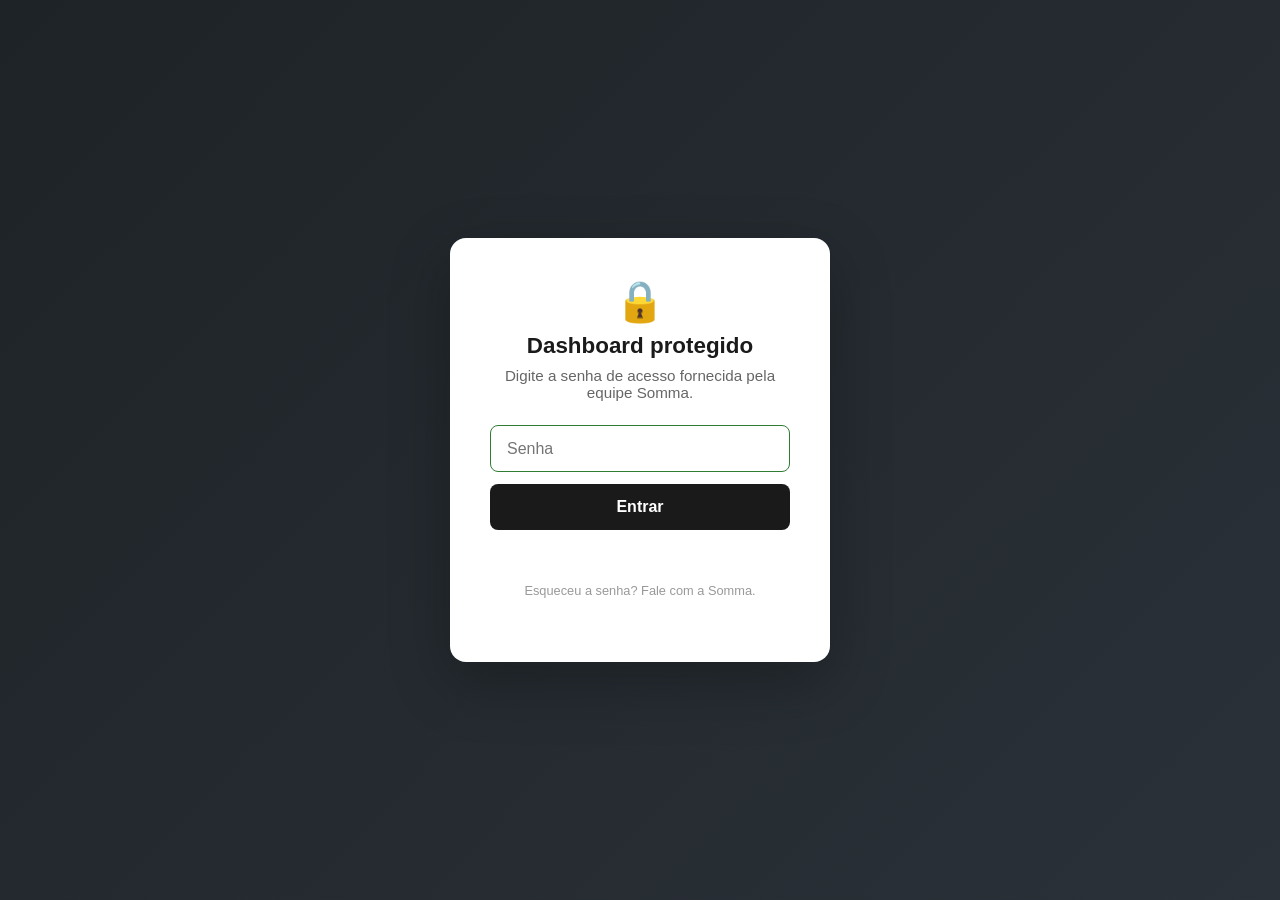
<file: treehauss/index.html>
<!--
  Dashboard A.Gonçalves — pasta /agoncalves/
  Protegido por senha (hash SHA-256 abaixo).
  Para mudar a senha: abra /gerar-senha.html, gere o hash e substitua o valor abaixo.
-->
<!DOCTYPE html>
<html lang="pt-BR">
<head>
  <meta charset="UTF-8">
  <meta name="viewport" content="width=device-width, initial-scale=1.0">

  <!-- Identificação do cliente (usado pelo gate pra sessionStorage) -->
  <meta name="dashboard-client-id" content="treehauss">

  <!-- SENHA do cliente. Hash SHA-256 da senha real.
       Substitua o valor abaixo pelo hash gerado em /gerar-senha.html.
       Hash placeholder — TROCAR antes de publicar. -->
  <meta name="dashboard-password-hash" content="8f83ed7f08ba5b43de821855ba479b0e55dcff030f8cc8d48acaa7a8485d4f06">

  <title>Dashboard — Treehauss</title>

  <!-- Gate CSS carregado primeiro pra evitar flash de conteúdo -->
  <link rel="stylesheet" href="../template/gate.css">
  <link rel="stylesheet" href="../template/dashboard.css">
</head>
<body>
  <header class="dashboard-header">
    <h1 id="cliente-titulo">Dashboard de Meta Ads</h1>
    <div class="periodo" id="periodo-selector"></div>
  </header>

  <main>
    <section id="kpis-gerais" class="kpis-row"></section>

    <section id="painel-campanhas" class="painel">
      <h2>Campanhas</h2>
      <div class="campanhas-header">
        <span id="campanhas-ativas-badge"></span>
        <span id="campanhas-inativas-badge"></span>
      </div>
      <div id="campanhas-grid" class="produtos-grid"></div>
    </section>

    <section id="painel-leads" class="painel">
      <h2>Leads por produto</h2>
      <div id="leads-grid"></div>
    </section>

    <section id="painel-custo" class="painel">
      <h2>Custo por lead</h2>
      <div id="custo-grid"></div>
    </section>
  </main>

  <footer>
    <small>
      Template versão <span id="template-version"></span> ·
      Cliente: <span id="cliente-nome">Treehauss</span> ·
      Atualizado em <span id="data-updated"></span>
    </small>
  </footer>

  <!-- Gate roda primeiro — esconde conteúdo até senha correta -->
  <script src="../template/gate.js"></script>

  <!-- Depois carrega configs e dashboard -->
  <script src="../template/config.default.js"></script>
  <script src="../template/dashboard.js"></script>
</body>
</html>
</file>
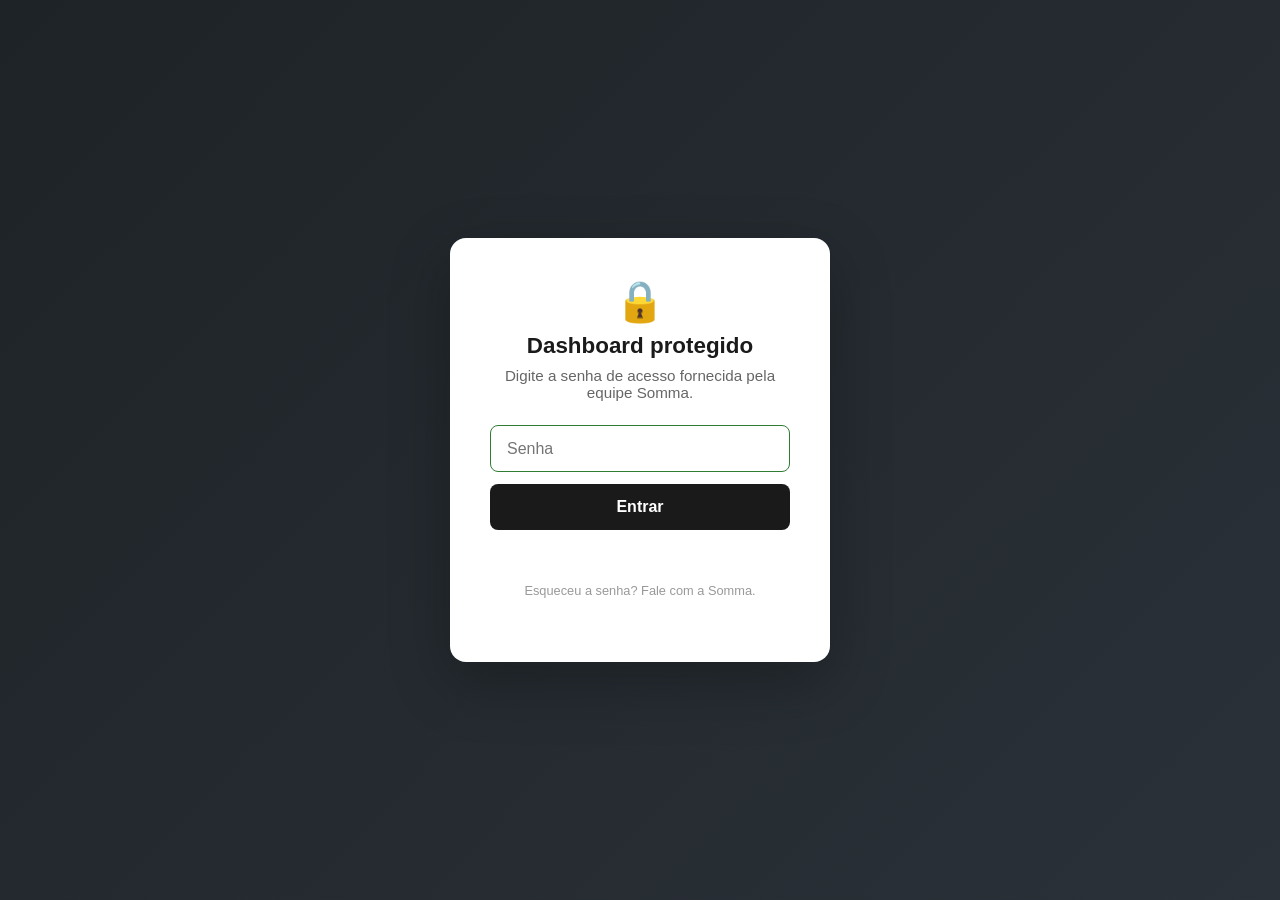
<file: vkr/index.html>
<!--
  Dashboard A.Gonçalves — pasta /agoncalves/
  Protegido por senha (hash SHA-256 abaixo).
  Para mudar a senha: abra /gerar-senha.html, gere o hash e substitua o valor abaixo.
-->
<!DOCTYPE html>
<html lang="pt-BR">
<head>
  <meta charset="UTF-8">
  <meta name="viewport" content="width=device-width, initial-scale=1.0">

  <!-- Identificação do cliente (usado pelo gate pra sessionStorage) -->
  <meta name="dashboard-client-id" content="vkr">

  <!-- SENHA do cliente. Hash SHA-256 da senha real.
       Substitua o valor abaixo pelo hash gerado em /gerar-senha.html.
       Hash placeholder — TROCAR antes de publicar. -->
  <meta name="dashboard-password-hash" content="8f83ed7f08ba5b43de821855ba479b0e55dcff030f8cc8d48acaa7a8485d4f06">

  <title>Dashboard — VKR Empreendimentos</title>

  <!-- Gate CSS carregado primeiro pra evitar flash de conteúdo -->
  <link rel="stylesheet" href="../template/gate.css">
  <link rel="stylesheet" href="../template/dashboard.css">
</head>
<body>
  <header class="dashboard-header">
    <h1 id="cliente-titulo">Dashboard de Meta Ads</h1>
    <div class="periodo" id="periodo-selector"></div>
  </header>

  <main>
    <section id="kpis-gerais" class="kpis-row"></section>

    <section id="painel-campanhas" class="painel">
      <h2>Campanhas</h2>
      <div class="campanhas-header">
        <span id="campanhas-ativas-badge"></span>
        <span id="campanhas-inativas-badge"></span>
      </div>
      <div id="campanhas-grid" class="produtos-grid"></div>
    </section>

    <section id="painel-leads" class="painel">
      <h2>Leads por produto</h2>
      <div id="leads-grid"></div>
    </section>

    <section id="painel-custo" class="painel">
      <h2>Custo por lead</h2>
      <div id="custo-grid"></div>
    </section>
  </main>

  <footer>
    <small>
      Template versão <span id="template-version"></span> ·
      Cliente: <span id="cliente-nome">VKR Empreendimentos</span> ·
      Atualizado em <span id="data-updated"></span>
    </small>
  </footer>

  <!-- Gate roda primeiro — esconde conteúdo até senha correta -->
  <script src="../template/gate.js"></script>

  <!-- Depois carrega configs e dashboard -->
  <script src="../template/config.default.js"></script>
  <script src="../template/dashboard.js"></script>
</body>
</html>
</file>
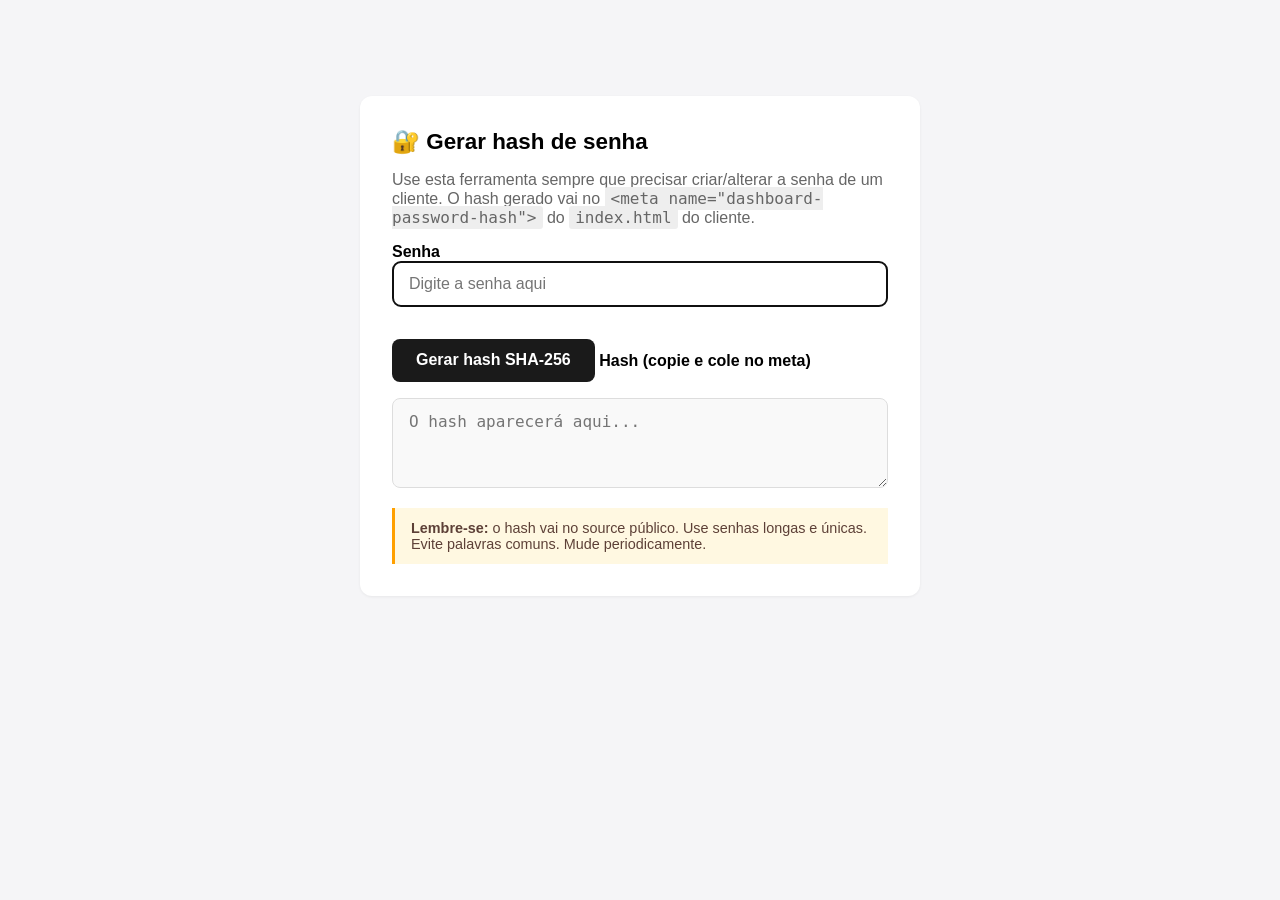
<file: gerar-senha.html>
<!DOCTYPE html>
<html lang="pt-BR">
<head>
  <meta charset="UTF-8">
  <title>Gerar hash de senha · Somma</title>
  <style>
    body {
      font-family: -apple-system, sans-serif;
      max-width: 560px;
      margin: 4rem auto;
      padding: 2rem;
      background: #f5f5f7;
    }
    .card {
      background: #fff;
      padding: 2rem;
      border-radius: 12px;
      box-shadow: 0 1px 3px rgba(0,0,0,0.06);
    }
    h1 { margin-top: 0; font-size: 1.4rem; }
    p  { color: #666; }
    input, textarea {
      width: 100%;
      padding: .8rem 1rem;
      border: 1.5px solid #ddd;
      border-radius: 8px;
      font-size: 1rem;
      font-family: ui-monospace, monospace;
      box-sizing: border-box;
    }
    input { margin-bottom: 1rem; font-family: -apple-system, sans-serif; }
    textarea { min-height: 90px; background: #f9f9f9; }
    button {
      padding: .8rem 1.5rem;
      background: #1a1a1a;
      color: #fff;
      border: none;
      border-radius: 8px;
      cursor: pointer;
      font-size: 1rem;
      font-weight: 600;
      margin: 1rem 0;
    }
    .hint {
      background: #fff8e1;
      border-left: 3px solid #ffa000;
      padding: .75rem 1rem;
      margin-top: 1rem;
      font-size: .9rem;
      color: #5d4037;
    }
    code {
      background: #eee;
      padding: 2px 6px;
      border-radius: 3px;
      font-family: ui-monospace, monospace;
    }
  </style>
</head>
<body>
  <div class="card">
    <h1>🔐 Gerar hash de senha</h1>
    <p>Use esta ferramenta sempre que precisar criar/alterar a senha de um cliente. O hash gerado vai no <code>&lt;meta name="dashboard-password-hash"&gt;</code> do <code>index.html</code> do cliente.</p>

    <label for="senha"><strong>Senha</strong></label>
    <input type="text" id="senha" placeholder="Digite a senha aqui" autofocus>

    <button onclick="gerar()">Gerar hash SHA-256</button>

    <label for="hash"><strong>Hash (copie e cole no meta)</strong></label>
    <textarea id="hash" readonly placeholder="O hash aparecerá aqui..."></textarea>

    <div class="hint">
      <strong>Lembre-se:</strong> o hash vai no source público. Use senhas longas e únicas. Evite palavras comuns. Mude periodicamente.
    </div>
  </div>

  <script>
    async function gerar() {
      const senha = document.getElementById("senha").value;
      if (!senha) {
        document.getElementById("hash").value = "";
        return;
      }
      const buf  = new TextEncoder().encode(senha);
      const hashBuf = await crypto.subtle.digest("SHA-256", buf);
      const hash = Array.from(new Uint8Array(hashBuf))
        .map(x => x.toString(16).padStart(2, "0"))
        .join("");
      document.getElementById("hash").value = hash;
      document.getElementById("hash").select();
    }
    document.getElementById("senha").addEventListener("keydown", e => {
      if (e.key === "Enter") gerar();
    });
  </script>
</body>
</html>
</file>
<file: template/gate.css>
/* Esconde TODO o conteúdo enquanto o gate está fechado */
html[data-gate="closed"] body > :not(#password-gate) {
  display: none !important;
}

/* Overlay do gate */
#password-gate {
  position: fixed;
  inset: 0;
  background: linear-gradient(135deg, #1e2327 0%, #2a3138 100%);
  display: flex;
  align-items: center;
  justify-content: center;
  z-index: 9999;
  font-family: -apple-system, BlinkMacSystemFont, "Segoe UI", Roboto, sans-serif;
  padding: 1rem;
}

#password-gate .gate-card {
  background: #fff;
  border-radius: 16px;
  padding: 2.5rem;
  width: 100%;
  max-width: 380px;
  box-shadow: 0 20px 60px rgba(0,0,0,0.25);
  text-align: center;
}

#password-gate .gate-logo {
  font-size: 2.5rem;
  margin-bottom: .5rem;
}

#password-gate h1 {
  margin: 0 0 .5rem;
  font-size: 1.4rem;
  color: #1a1a1a;
}

#password-gate p {
  color: #666;
  margin: 0 0 1.5rem;
  font-size: .95rem;
}

#password-gate form {
  display: flex;
  flex-direction: column;
  gap: .75rem;
}

#password-gate input {
  padding: .85rem 1rem;
  border: 1.5px solid #ddd;
  border-radius: 8px;
  font-size: 1rem;
  width: 100%;
  outline: none;
  transition: border-color .15s;
}

#password-gate input:focus {
  border-color: #2e7d32;
}

#password-gate button {
  padding: .85rem 1rem;
  background: #1a1a1a;
  color: #fff;
  border: none;
  border-radius: 8px;
  font-size: 1rem;
  font-weight: 600;
  cursor: pointer;
  transition: background .15s;
}

#password-gate button:hover {
  background: #000;
}

#password-gate .gate-error {
  color: #c62828;
  margin: .75rem 0 0;
  min-height: 1.2em;
  font-size: .9rem;
}

#password-gate .gate-footer {
  margin-top: 1.5rem;
  color: #999;
  font-size: .8rem;
}
</file>
<file: template/dashboard.css>
/* Estilos compartilhados — atualize aqui e todos os clientes recebem */

* { box-sizing: border-box; }

body {
  font-family: -apple-system, BlinkMacSystemFont, "Segoe UI", Roboto, sans-serif;
  margin: 0;
  padding: 0;
  color: #1a1a1a;
  background: #f5f5f7;
}

.dashboard-header {
  display: flex;
  justify-content: space-between;
  align-items: center;
  padding: 1.5rem 2rem;
  background: #fff;
  border-bottom: 1px solid #e0e0e0;
}

.dashboard-header h1 {
  font-size: 1.4rem;
  margin: 0;
}

main {
  padding: 1.5rem 2rem;
  max-width: 1400px;
  margin: 0 auto;
}

.kpis-row {
  display: grid;
  grid-template-columns: repeat(auto-fit, minmax(180px, 1fr));
  gap: 1rem;
  margin-bottom: 1.5rem;
}

.painel {
  background: #fff;
  border-radius: 12px;
  padding: 1.25rem 1.5rem;
  margin-bottom: 1.5rem;
  box-shadow: 0 1px 3px rgba(0,0,0,0.06);
}

.painel h2 {
  margin-top: 0;
  font-size: 1.05rem;
  color: #444;
}

.campanhas-header {
  display: flex;
  gap: 1rem;
  margin-bottom: 1rem;
  flex-wrap: wrap;
}

.campanhas-header span {
  background: #f0f0f0;
  padding: 0.4rem 0.8rem;
  border-radius: 20px;
  font-size: 0.85rem;
}

.produtos-grid {
  display: grid;
  grid-template-columns: repeat(auto-fit, minmax(180px, 1fr));
  gap: 0.75rem;
}

.produto-pill {
  background: #fff;
  border: 2px solid #ccc;
  border-radius: 20px;
  padding: 0.5rem 1rem;
  text-align: center;
  font-size: 0.9rem;
}

footer {
  text-align: center;
  padding: 1.5rem;
  color: #888;
  font-size: 0.8rem;
}
</file>
